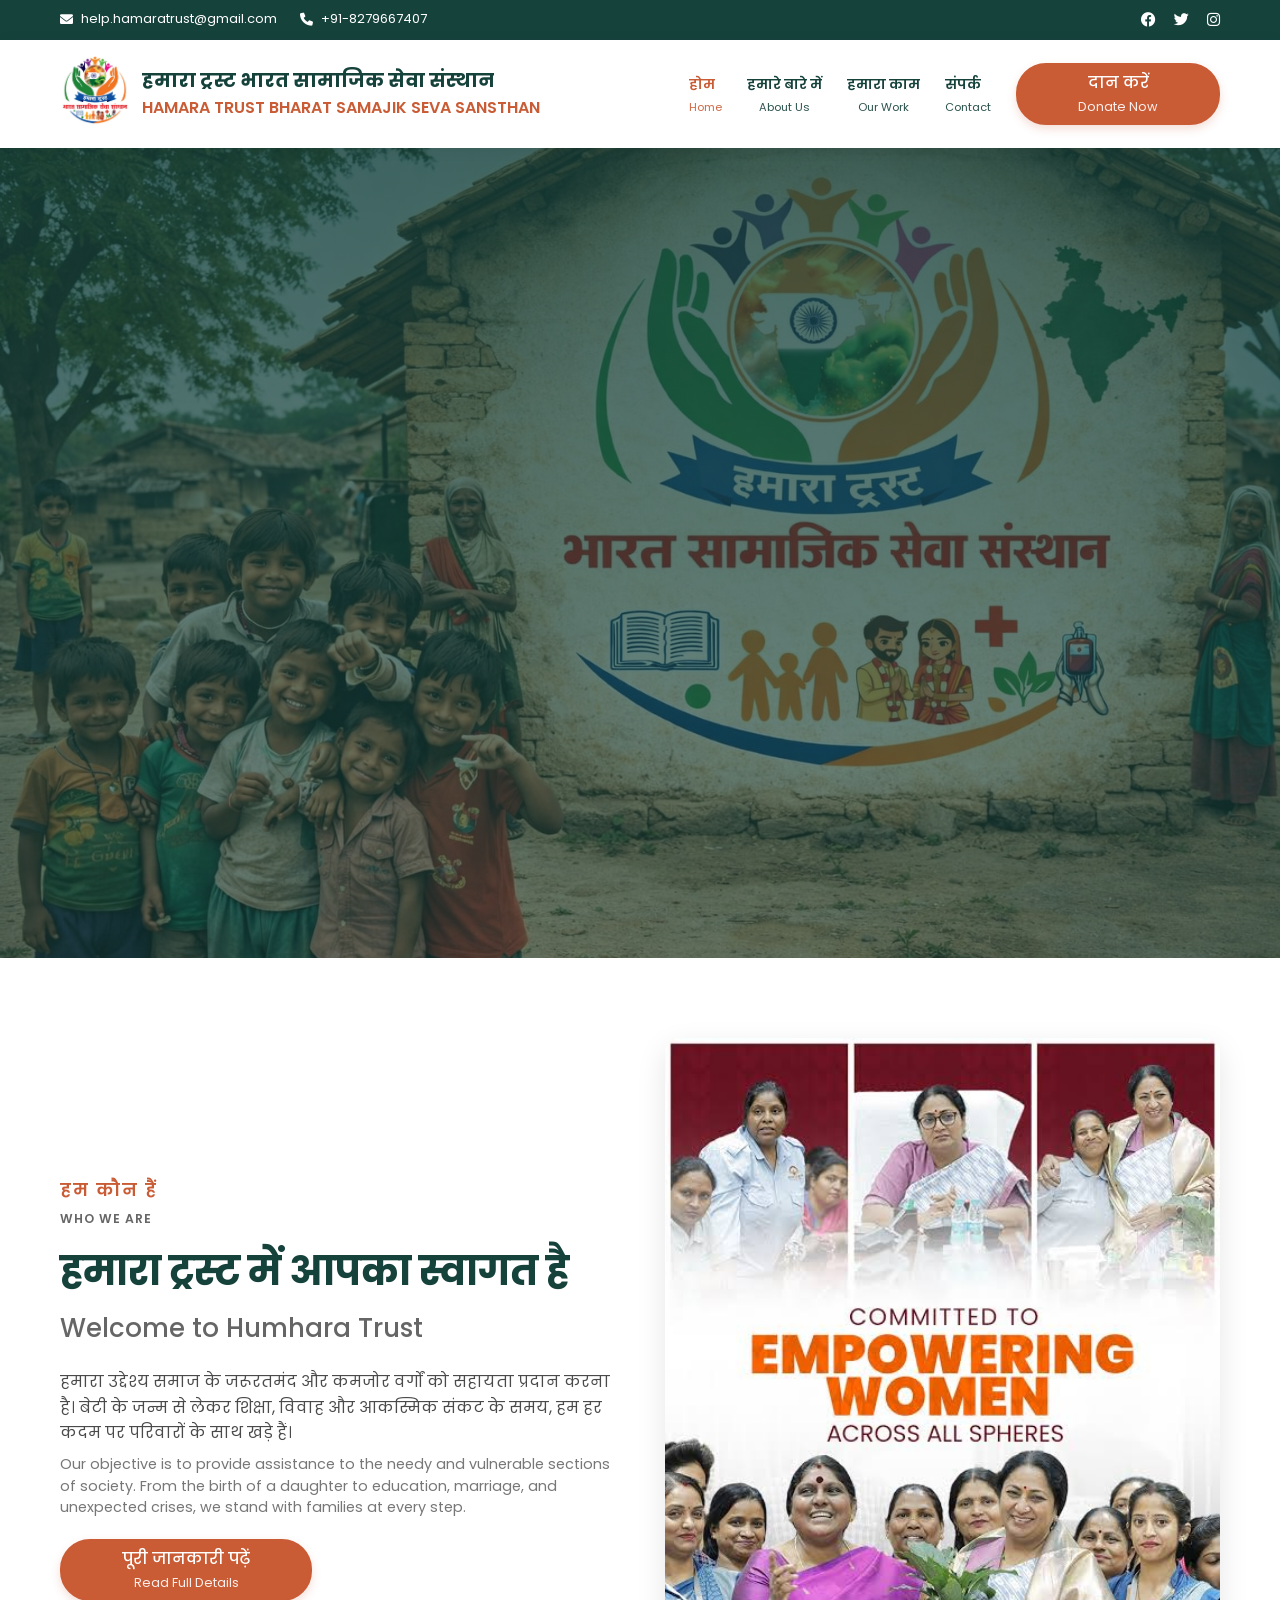
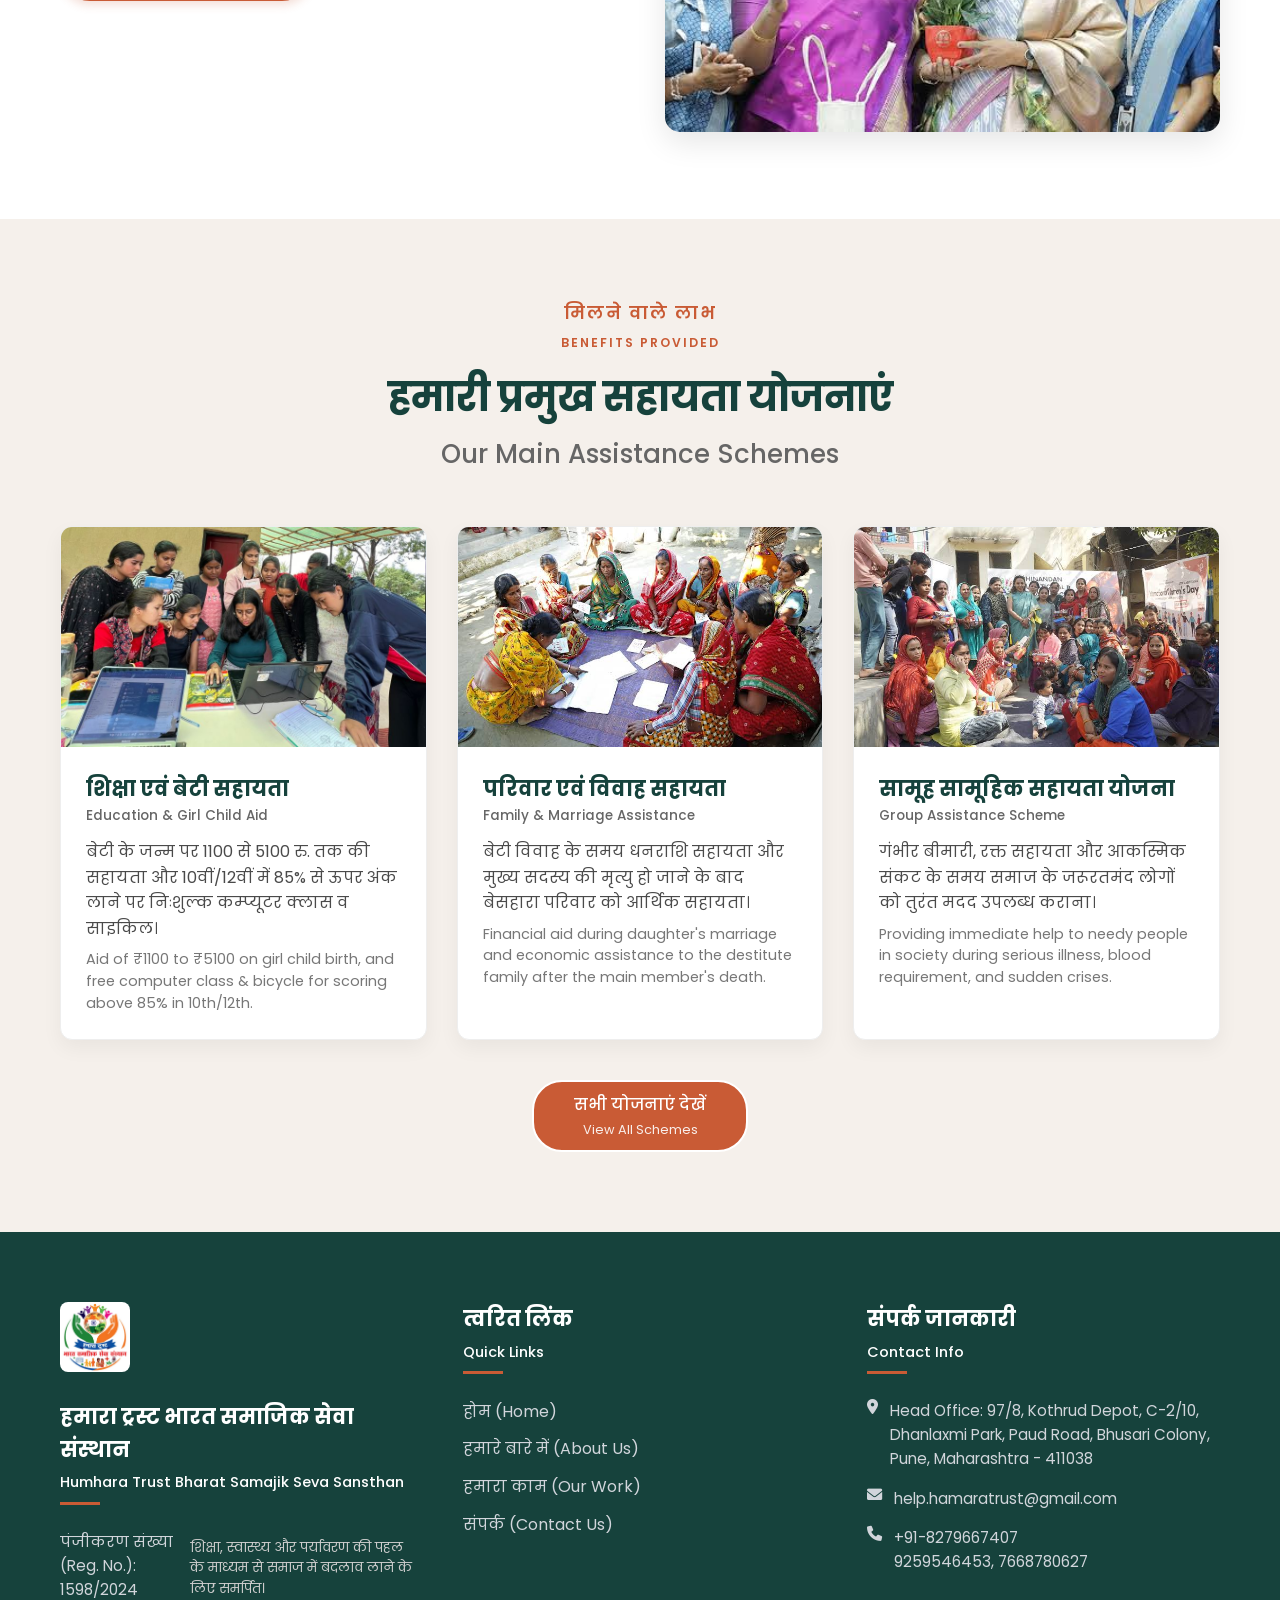
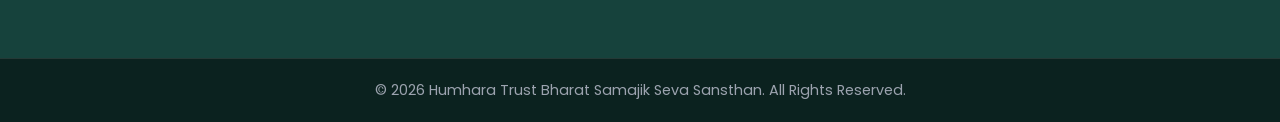
<file: index.html>
<!DOCTYPE html>
<html lang="en">
<head>
    <meta charset="UTF-8">
    <meta name="viewport" content="width=device-width, initial-scale=1.0">
    <title>Hamara Trust Bharat Samajik Seva Sansthan | Home</title>
    <link rel="icon" type="image/jpeg" href="Image/logo.jpg">
    <link rel="stylesheet" href="style.css">
    <link rel="stylesheet" href="https://cdnjs.cloudflare.com/ajax/libs/font-awesome/6.0.0/css/all.min.css">
    <link href="https://fonts.googleapis.com/css2?family=Poppins:wght@300;400;600;700&display=swap" rel="stylesheet">
</head>
<body>

    <div class="top-bar">
        <div class="container top-bar-content">
            <div class="contact-info">
                <span><i class="fas fa-envelope"></i> help.hamaratrust@gmail.com</span>
                <span><i class="fas fa-phone"></i> +91-8279667407</span>
            </div>
            <div class="social-links">
                <a href="#"><i class="fab fa-facebook"></i></a>
                <a href="#"><i class="fab fa-twitter"></i></a>
                <a href="#"><i class="fab fa-instagram"></i></a>
            </div>
        </div>
    </div>

    <nav id="navbar">
        <div class="container nav-content">
            
            <div class="nav-header">
                <div class="logo">
                    <a href="index.html"><img src="Image/logo.jpg" alt="BSSS Logo" class="logo-img"></a>
                    <div style="display: flex; flex-direction: column; line-height: 1.2;">
                        <h2 style="font-size: 1.2rem;">हमारा ट्रस्ट भारत सामाजिक सेवा संस्थान</h2>
                        <h2><span style="font-size: 1rem;">HAMARA TRUST BHARAT SAMAJIK SEVA SANSTHAN</span></h2>
                    </div>
                </div>
                <div class="mobile-menu-btn" id="mobile-menu-btn">
                    <i class="fas fa-bars"></i>
                </div>
            </div>

            <div class="nav-menu-wrapper" id="nav-menu-wrapper">
                <ul class="nav-links">
                    <li><a href="index.html" class="active">होम <br><span class="eng-btn">Home</span></a></li>
                    <li><a href="about.html">हमारे बारे में <br><span class="eng-btn">About Us</span></a></li>
                    <li><a href="our-work.html">हमारा काम <br><span class="eng-btn">Our Work</span></a></li>
                    <li><a href="contact.html">संपर्क <br><span class="eng-btn">Contact</span></a></li>
                </ul>
                <a href="contact.html" class="btn-donate text-center">दान करें <br><span class="eng-btn">Donate Now</span></a>
            </div>

        </div>
    </nav>

    <header class="main-header">
        <div class="overlay"></div> <div class="container header-content">
           
            
        </div>
    </header>

    <section class="about-snippet section-padding">
        <div class="container about-grid">
            <div class="about-text">
                <h4 class="section-subtitle">हम कौन हैं <br><span style="font-size: 0.7em; letter-spacing: 1px; color: #666; display: block; margin-top: 5px;">WHO WE ARE</span></h4>
                
                <h2 class="section-title">हमारा ट्रस्ट में आपका स्वागत है <br>
                    <span class="eng-title">Welcome to Humhara Trust</span>
                </h2>
                
                <p>हमारा उद्देश्य समाज के जरूरतमंद और कमजोर वर्गों को सहायता प्रदान करना है। बेटी के जन्म से लेकर शिक्षा, विवाह और आकस्मिक संकट के समय, हम हर कदम पर परिवारों के साथ खड़े हैं।<br>
                    <span class="eng-para">Our objective is to provide assistance to the needy and vulnerable sections of society. From the birth of a daughter to education, marriage, and unexpected crises, we stand with families at every step.</span>
                </p>
                
                <a href="about.html" class="btn-primary" style="margin-top: 20px;">पूरी जानकारी पढ़ें <br><span class="eng-btn">Read Full Details</span></a>
            </div>
            <div class="about-image">
                <img src="Image/1 (4).jpeg" alt="Women Empowerment India" style="border-radius: 15px; width: 100%; box-shadow: 0 10px 30px rgba(0,0,0,0.1);">
            </div>
        </div>
    </section>

    <section class="causes section-padding bg-light">
        <div class="container">
            <div class="section-header text-center" style="margin-bottom: 50px;">
                <h4 class="section-subtitle">मिलने वाले लाभ <br><span style="font-size: 0.7em;">BENEFITS PROVIDED</span></h4>
                <h2 class="section-title">हमारी प्रमुख सहायता योजनाएं <br><span class="eng-title">Our Main Assistance Schemes</span></h2>
            </div>
            <div class="cards-grid">
                
                <div class="card">
                    <img src="Image/1 (1).jpeg" alt="Education Aid">
                    <div class="card-content">
                        <h3>शिक्षा एवं बेटी सहायता <br><span class="eng-title" style="margin-top: 0;">Education & Girl Child Aid</span></h3>
                        <p>बेटी के जन्म पर 1100 से 5100 रु. तक की सहायता और 10वीं/12वीं में 85% से ऊपर अंक लाने पर निःशुल्क कम्प्यूटर क्लास व साइकिल।<br>
                        <span class="eng-para">Aid of ₹1100 to ₹5100 on girl child birth, and free computer class & bicycle for scoring above 85% in 10th/12th.</span></p>
                    </div>
                </div>

                <div class="card">
                    <img src="Image/1 (2).jpeg" alt="Family Assistance">
                    <div class="card-content">
                        <h3>परिवार एवं विवाह सहायता <br><span class="eng-title" style="margin-top: 0;">Family & Marriage Assistance</span></h3>
                        <p>बेटी विवाह के समय धनराशि सहायता और मुख्य सदस्य की मृत्यु हो जाने के बाद बेसहारा परिवार को आर्थिक सहायता।<br>
                        <span class="eng-para">Financial aid during daughter's marriage and economic assistance to the destitute family after the main member's death.</span></p>
                    </div>
                </div>

                <div class="card">
                    <img src="Image/1 (3).jpeg" alt="Community Assistance">
                    <div class="card-content">
                        <h3>सामूह सामूहिक सहायता योजना <br><span class="eng-title" style="margin-top: 0;">Group Assistance Scheme</span></h3>
                        <p>गंभीर बीमारी, रक्त सहायता और आकस्मिक संकट के समय समाज के जरूरतमंद लोगों को तुरंत मदद उपलब्ध कराना।<br>
                        <span class="eng-para">Providing immediate help to needy people in society during serious illness, blood requirement, and sudden crises.</span></p>
                    </div>
                </div>

            </div>
            
            <div class="text-center" style="margin-top: 40px;">
                <a href="our-work.html" class="btn-outline">सभी योजनाएं देखें <br><span class="eng-btn">View All Schemes</span></a>
            </div>
        </div>
    </section>

    <footer>
        <div class="container footer-grid">
            <div class="footer-col">
                <img src="Image/site_logo.jpg" alt="Footer Logo" style="width: 70px; height: 70px; border-radius: 8px; margin-bottom: 20px; object-fit: contain;">
                <h3>हमारा ट्रस्ट भारत समाजिक सेवा संस्थान <br><span class="eng-title" style="color: white; font-size: 0.7em;">Humhara Trust Bharat Samajik Seva Sansthan</span></h3>
                <p>पंजीकरण संख्या (Reg. No.): 1598/2024<br>
                <span class="eng-para" style="color: #ccc;">शिक्षा, स्वास्थ्य और पर्यावरण की पहल के माध्यम से समाज में बदलाव लाने के लिए समर्पित।</span></p>
            </div>
            <div class="footer-col">
                <h3>त्वरित लिंक <br><span class="eng-title" style="color: white; font-size: 0.7em;">Quick Links</span></h3>
                <ul>
                    <li><a href="index.html">होम (Home)</a></li>
                    <li><a href="about.html">हमारे बारे में (About Us)</a></li>
                    <li><a href="our-work.html">हमारा काम (Our Work)</a></li>
                    
                    <li><a href="contact.html">संपर्क (Contact Us)</a></li>
                </ul>
            </div>
            <div class="footer-col">
                <h3>संपर्क जानकारी <br><span class="eng-title" style="color: white; font-size: 0.7em;">Contact Info</span></h3>
                <p><i class="fas fa-map-marker-alt"></i> Head Office: 97/8, Kothrud Depot, C-2/10, Dhanlaxmi Park, Paud Road, Bhusari Colony, Pune, Maharashtra - 411038</p>
                <p><i class="fas fa-envelope"></i> help.hamaratrust@gmail.com</p>
                <p><i class="fas fa-phone"></i> +91-8279667407 <br> 9259546453, 7668780627</p>
            </div>
        </div>
        <div class="footer-bottom text-center">
            <p>&copy; 2026 Humhara Trust Bharat Samajik Seva Sansthan. All Rights Reserved.</p>
        </div>
    </footer>

    <script src="script.js"></script>
</body>
</html>
</file>
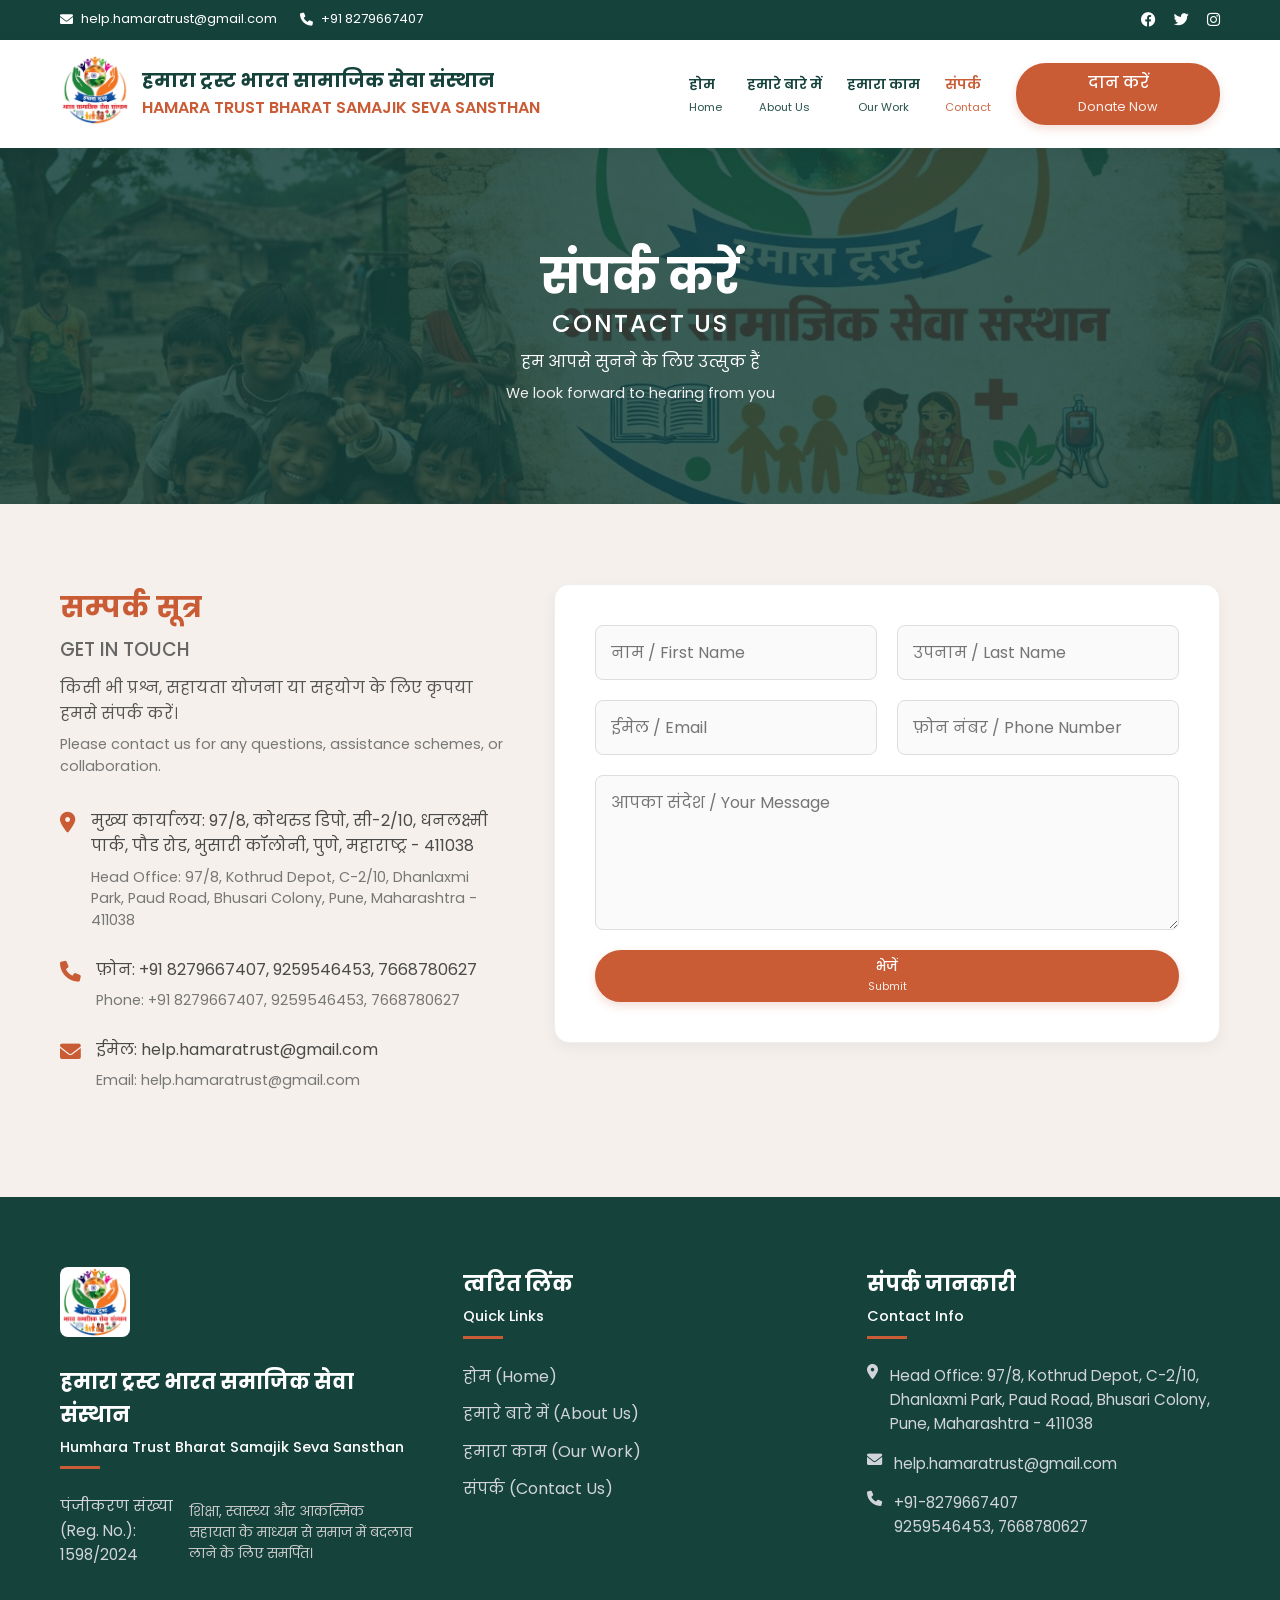
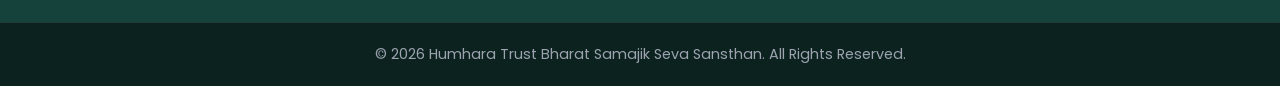
<file: contact.html>
<!DOCTYPE html>
<html lang="en">
<head>
    <meta charset="UTF-8">
    <meta name="viewport" content="width=device-width, initial-scale=1.0">
    <title>Contact Us | Humhara Trust Bharat Samajik Seva Sansthan</title>
    <link rel="icon" type="image/jpeg" href="Image/logo.jpg">
    <link rel="stylesheet" href="style.css">
    <link rel="stylesheet" href="https://cdnjs.cloudflare.com/ajax/libs/font-awesome/6.0.0/css/all.min.css">
    <link href="https://fonts.googleapis.com/css2?family=Poppins:wght@300;400;600;700&display=swap" rel="stylesheet">
</head>
<body>

    <div class="top-bar">
        <div class="container top-bar-content">
            <div class="contact-info">
                <span><i class="fas fa-envelope"></i> help.hamaratrust@gmail.com</span>
                <span><i class="fas fa-phone"></i> +91 8279667407</span>
            </div>
            <div class="social-links">
                <a href="#"><i class="fab fa-facebook"></i></a>
                <a href="#"><i class="fab fa-twitter"></i></a>
                <a href="#"><i class="fab fa-instagram"></i></a>
            </div>
        </div>
    </div>

    <nav id="navbar">
        <div class="container nav-content">
            
            <div class="nav-header">
                <div class="logo">
                    <a href="index.html"><img src="Image/logo.jpg" alt="BSSS Logo" class="logo-img"></a>
                    <div style="display: flex; flex-direction: column; line-height: 1.2;">
                        <h2 style="font-size: 1.2rem;">हमारा ट्रस्ट भारत सामाजिक सेवा संस्थान</h2>
                        <h2><span style="font-size: 1rem;">HAMARA TRUST BHARAT SAMAJIK SEVA SANSTHAN</span></h2>
                    </div>
                </div>
                <div class="mobile-menu-btn" id="mobile-menu-btn">
                    <i class="fas fa-bars"></i>
                </div>
            </div>

            <div class="nav-menu-wrapper" id="nav-menu-wrapper">
                <ul class="nav-links">
                    <li><a href="index.html">होम <br><span class="eng-btn">Home</span></a></li>
                    <li><a href="about.html">हमारे बारे में <br><span class="eng-btn">About Us</span></a></li>
                    <li><a href="our-work.html">हमारा काम <br><span class="eng-btn">Our Work</span></a></li>
                    <li><a href="contact.html" class="active">संपर्क <br><span class="eng-btn">Contact</span></a></li>
                </ul>
                <a href="contact.html" class="btn-donate text-center">दान करें <br><span class="eng-btn">Donate Now</span></a>
            </div>

        </div>
    </nav>

    <section class="page-banner">
        <div class="container">
            <h1 style="font-size: 3rem; margin-bottom: 10px;">संपर्क करें <br><span class="eng-title" style="color: white; font-size: 0.5em; letter-spacing: 2px;">CONTACT US</span></h1>
            <p>हम आपसे सुनने के लिए उत्सुक हैं <br><span class="eng-para" style="color: #eee;">We look forward to hearing from you</span></p>
        </div>
    </section>

    <section class="section-padding bg-cream">
        <div class="container contact-grid">
            
            <div class="contact-info-col">
                <h3 style="font-size: 1.8rem; margin-bottom: 10px; color: var(--primary);">सम्पर्क सूत्र <br><span class="eng-title">GET IN TOUCH</span></h3>
                <p style="margin-bottom: 30px; color: #555;">किसी भी प्रश्न, सहायता योजना या सहयोग के लिए कृपया हमसे संपर्क करें। <br><span class="eng-para">Please contact us for any questions, assistance schemes, or collaboration.</span></p>
                
                <ul class="contact-list">
                    <li>
                        <i class="fas fa-map-marker-alt" style="color: var(--primary);"></i> 
                        <div>मुख्य कार्यालय: 97/8, कोथरुड डिपो, सी-2/10, धनलक्ष्मी पार्क, पौड रोड, भुसारी कॉलोनी, पुणे, महाराष्ट्र - 411038 <span class="eng-para" style="display: block; color: #777;">Head Office: 97/8, Kothrud Depot, C-2/10, Dhanlaxmi Park, Paud Road, Bhusari Colony, Pune, Maharashtra - 411038</span></div>
                    </li>
                    <li>
                        <i class="fas fa-phone" style="color: var(--primary);"></i> 
                        <div>फ़ोन: +91 8279667407, 9259546453, 7668780627 <span class="eng-para" style="display: block; color: #777;">Phone: +91 8279667407, 9259546453, 7668780627</span></div>
                    </li>
                    <li>
                        <i class="fas fa-envelope" style="color: var(--primary);"></i> 
                        <div>ईमेल: help.hamaratrust@gmail.com <span class="eng-para" style="display: block; color: #777;">Email: help.hamaratrust@gmail.com</span></div>
                    </li>
                </ul>
            </div>

            <div class="contact-form-col">
                <form class="contact-form">
                    <div class="form-row">
                        <input type="text" placeholder="नाम / First Name" required>
                        <input type="text" placeholder="उपनाम / Last Name">
                    </div>
                    <div class="form-row">
                        <input type="email" placeholder="ईमेल / Email" required>
                        <input type="tel" placeholder="फ़ोन नंबर / Phone Number">
                    </div>
                    <textarea placeholder="आपका संदेश / Your Message" rows="5" required></textarea>
                    <button type="submit">भेजें <br><span class="eng-btn">Submit</span></button>
                </form>
            </div>

        </div>
    </section>

   

    <footer>
        <div class="container footer-grid">
            <div class="footer-col">
                <img src="Image/site_logo.jpg" alt="Footer Logo" style="width: 70px; height: 70px; border-radius: 8px; margin-bottom: 20px; object-fit: contain;">
                <h3>हमारा ट्रस्ट भारत समाजिक सेवा संस्थान <br><span class="eng-title" style="color: white; font-size: 0.7em;">Humhara Trust Bharat Samajik Seva Sansthan</span></h3>
                <p>पंजीकरण संख्या (Reg. No.): 1598/2024<br>
                <span class="eng-para" style="color: #ccc;">शिक्षा, स्वास्थ्य और आकस्मिक सहायता के माध्यम से समाज में बदलाव लाने के लिए समर्पित।</span></p>
            </div>
            <div class="footer-col">
                <h3>त्वरित लिंक <br><span class="eng-title" style="color: white; font-size: 0.7em;">Quick Links</span></h3>
                <ul>
                    <li><a href="index.html">होम (Home)</a></li>
                    <li><a href="about.html">हमारे बारे में (About Us)</a></li>
                    <li><a href="our-work.html">हमारा काम (Our Work)</a></li>
                    
                    <li><a href="contact.html">संपर्क (Contact Us)</a></li>
                </ul>
            </div>
            <div class="footer-col">
                <h3>संपर्क जानकारी <br><span class="eng-title" style="color: white; font-size: 0.7em;">Contact Info</span></h3>
                <p><i class="fas fa-map-marker-alt"></i> Head Office: 97/8, Kothrud Depot, C-2/10, Dhanlaxmi Park, Paud Road, Bhusari Colony, Pune, Maharashtra - 411038</p>
                <p><i class="fas fa-envelope"></i> help.hamaratrust@gmail.com</p>
                <p><i class="fas fa-phone"></i> +91-8279667407 <br> 9259546453, 7668780627</p>
            </div>
        </div>
        <div class="footer-bottom text-center">
            <p>&copy; 2026 Humhara Trust Bharat Samajik Seva Sansthan. All Rights Reserved.</p>
        </div>
    </footer>

    <script src="script.js"></script>
</body>
</html>
</file>
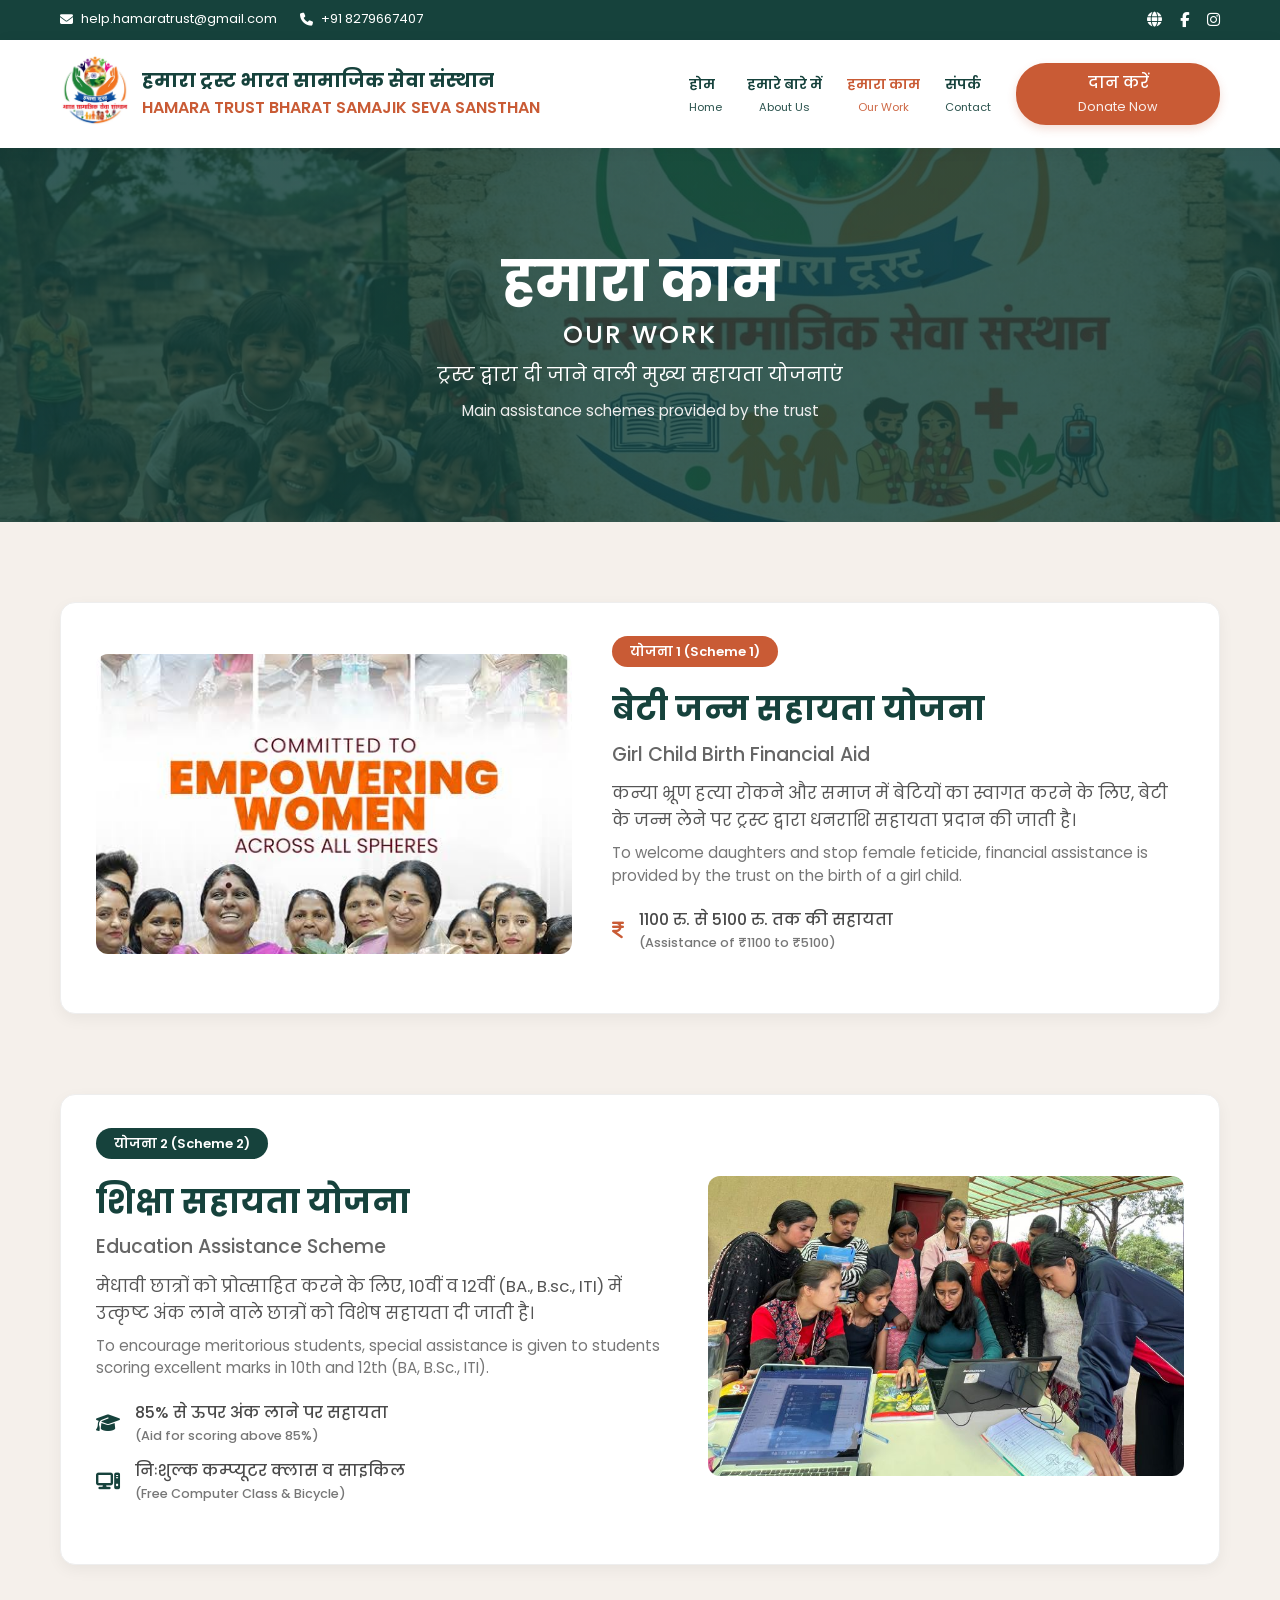
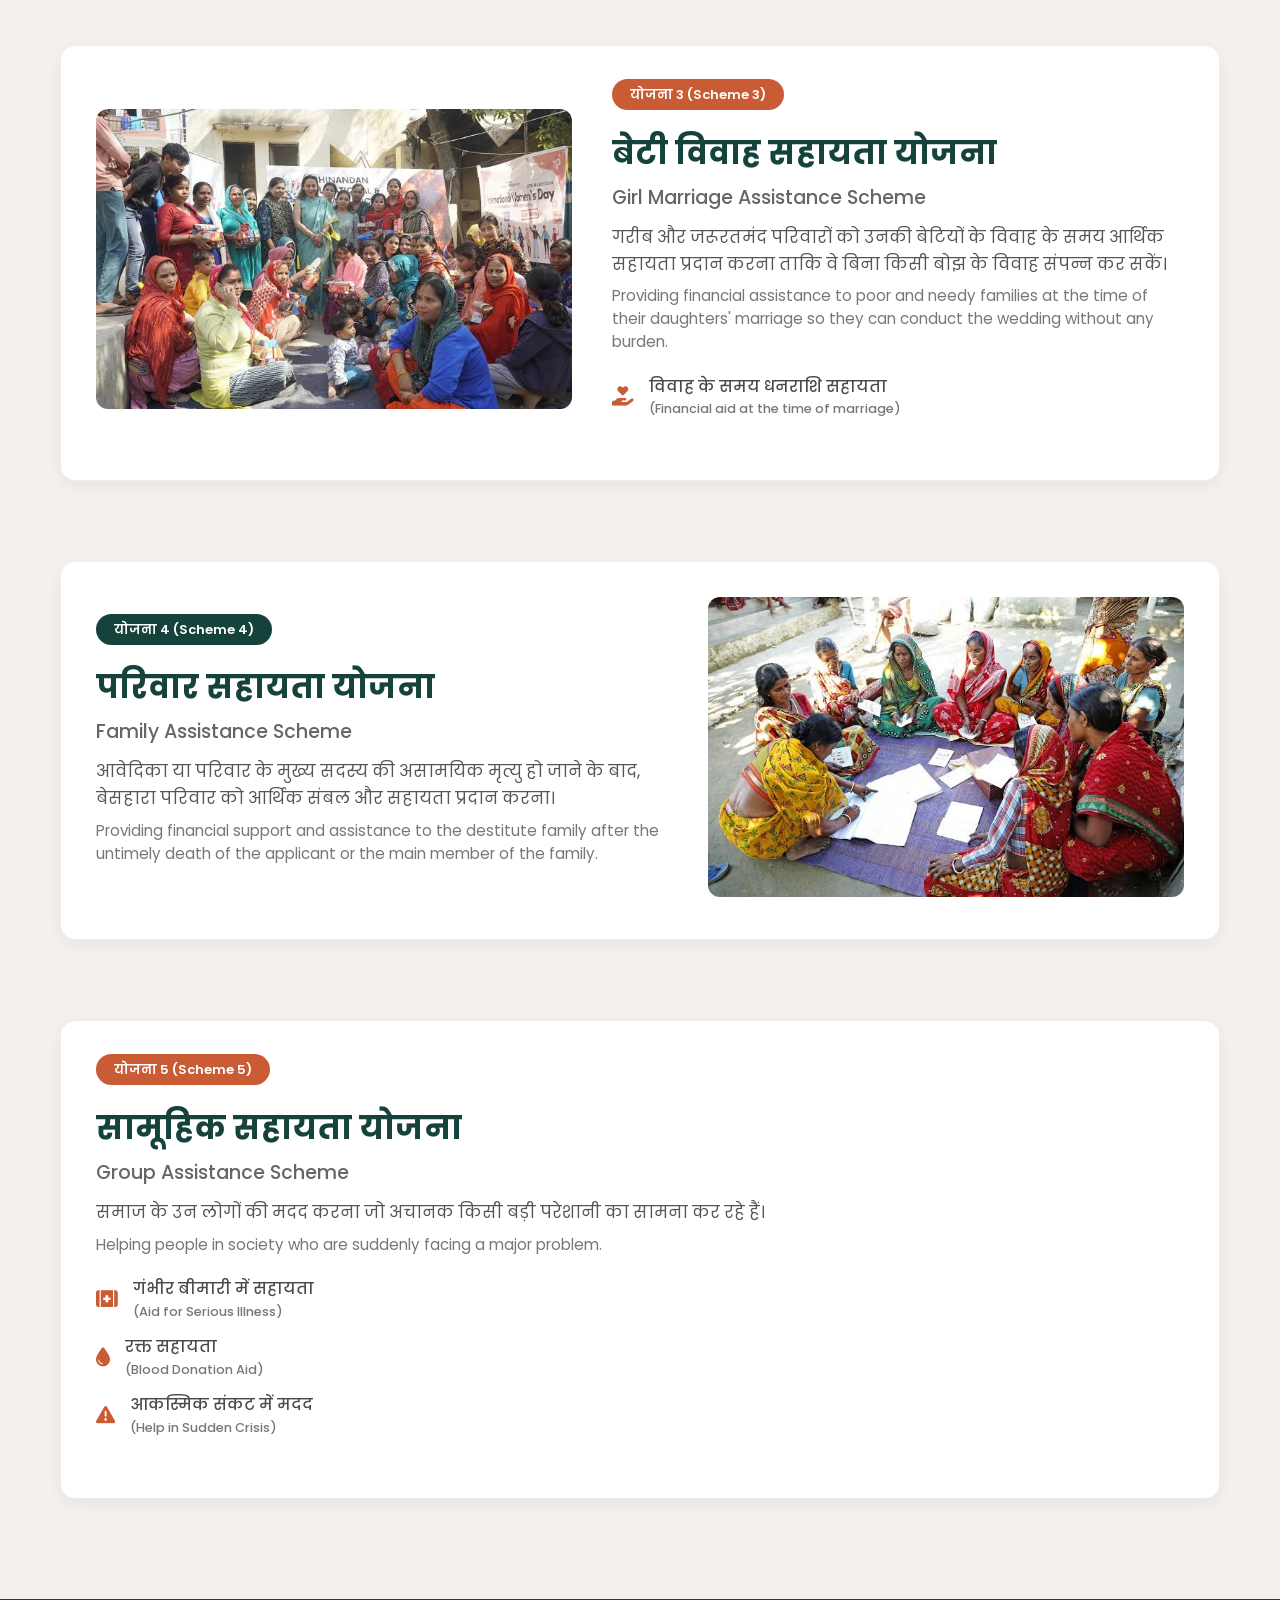
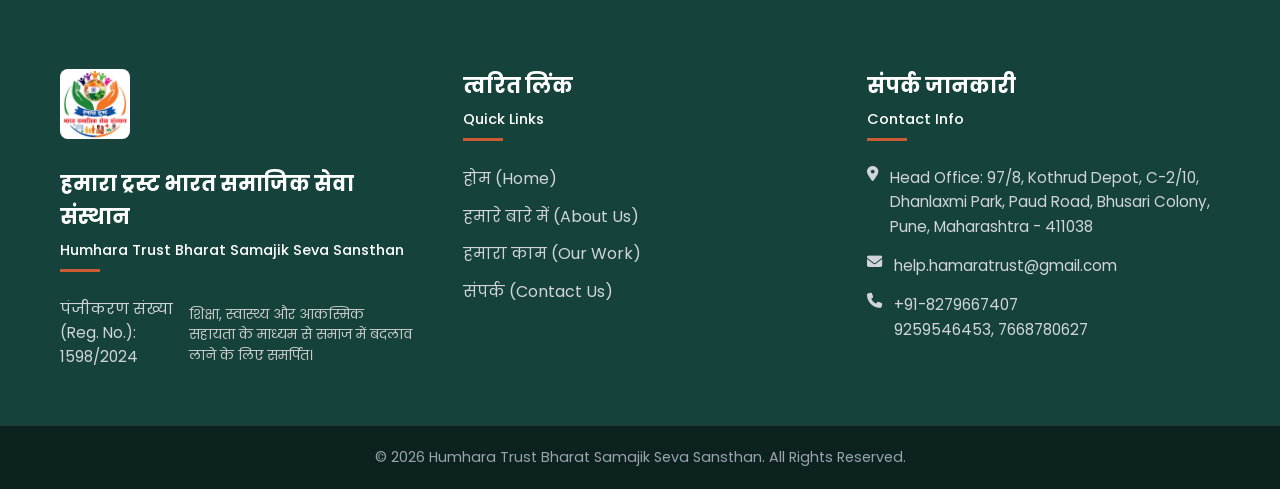
<file: our-work.html>
<!DOCTYPE html>
<html lang="en">
<head>
    <meta charset="UTF-8">
    <meta name="viewport" content="width=device-width, initial-scale=1.0">
    <title>Our Work | Humhara Trust Bharat Samajik Seva Sansthan</title>
    <link rel="icon" type="image/jpeg" href="Image/logo.jpg">
    <link rel="stylesheet" href="style.css">
    <link rel="stylesheet" href="https://cdnjs.cloudflare.com/ajax/libs/font-awesome/6.4.0/css/all.min.css">
    <link href="https://fonts.googleapis.com/css2?family=Poppins:wght@300;400;500;600;700&display=swap" rel="stylesheet">
</head>
<body>

    <div class="top-bar">
        <div class="container top-bar-content">
            <div class="contact-info">
                <span><i class="fa-solid fa-envelope"></i> help.hamaratrust@gmail.com</span>
                <span><i class="fa-solid fa-phone"></i> +91 8279667407</span>
            </div>
            <div class="social-links">
                <a href="#"><i class="fa-solid fa-globe"></i></a>
                <a href="#"><i class="fa-brands fa-facebook-f"></i></a>
                <a href="#"><i class="fa-brands fa-instagram"></i></a>
            </div>
        </div>
    </div>

    <nav id="navbar">
        <div class="container nav-content">
            
            <div class="nav-header">
                <div class="logo">
                    <a href="index.html"><img src="Image/logo.jpg" alt="BSSS Logo" class="logo-img"></a>
                    <div style="display: flex; flex-direction: column; line-height: 1.2;">
                        <h2 style="font-size: 1.2rem;">हमारा ट्रस्ट भारत सामाजिक सेवा संस्थान</h2>
                        <h2><span style="font-size: 1rem;">HAMARA TRUST BHARAT SAMAJIK SEVA SANSTHAN</span></h2>
                    </div>
                </div>
                <div class="mobile-menu-btn" id="mobile-menu-btn">
                    <i class="fas fa-bars"></i>
                </div>
            </div>

            <div class="nav-menu-wrapper" id="nav-menu-wrapper">
                <ul class="nav-links">
                    <li><a href="index.html">होम <br><span class="eng-btn">Home</span></a></li>
                    <li><a href="about.html">हमारे बारे में <br><span class="eng-btn">About Us</span></a></li>
                    <li><a href="our-work.html" class="active">हमारा काम <br><span class="eng-btn">Our Work</span></a></li>
                    <li><a href="contact.html">संपर्क <br><span class="eng-btn">Contact</span></a></li>
                </ul>
                <a href="contact.html" class="btn-donate text-center">दान करें <br><span class="eng-btn">Donate Now</span></a>
            </div>

        </div>
    </nav>

    <section class="page-banner">
        <div class="container">
            <h1 style="font-size: 3.5rem; margin-bottom: 10px;">हमारा काम <br><span class="eng-title" style="color: white; font-size: 0.45em; letter-spacing: 2px;">OUR WORK</span></h1>
            <p style="font-size: 1.2rem;">ट्रस्ट द्वारा दी जाने वाली मुख्य सहायता योजनाएं <br><span class="eng-para" style="color: #eee; font-size: 0.8em;">Main assistance schemes provided by the trust</span></p>
        </div>
    </section>

    <section class="section-padding bg-cream">
        <div class="container">
            
            <div style="display: flex; gap: 40px; margin-bottom: 80px; align-items: center; flex-wrap: wrap; background: white; padding: 35px; border-radius: 15px; box-shadow: 0 5px 15px rgba(0,0,0,0.05); border: 1px solid #eee;">
                <div style="flex: 1; min-width: 300px;">
                    <img src="Image/1 (4).jpeg" alt="Girl Child Aid" style="width: 100%; border-radius: 12px; object-fit: cover; height: 300px;">
                </div>
                <div style="flex: 1.2; min-width: 300px;">
                    <span style="background: var(--primary); color: white; padding: 6px 18px; border-radius: 20px; font-size: 13px; font-weight: 600;">योजना 1 (Scheme 1)</span>
                    <h2 style="margin: 20px 0 10px; font-size: 2rem; color: var(--secondary);">बेटी जन्म सहायता योजना <br><span class="eng-title" style="font-size: 0.6em;">Girl Child Birth Financial Aid</span></h2>
                    <p style="margin-bottom: 20px; color: #555; font-size: 1.05rem;">कन्या भ्रूण हत्या रोकने और समाज में बेटियों का स्वागत करने के लिए, बेटी के जन्म लेने पर ट्रस्ट द्वारा धनराशि सहायता प्रदान की जाती है।<br>
                    <span class="eng-para">To welcome daughters and stop female feticide, financial assistance is provided by the trust on the birth of a girl child.</span></p>
                    <ul style="list-style: none; padding: 0; margin-bottom: 25px; font-weight: 500;">
                        <li style="display: flex; align-items: center;"><i class="fa-solid fa-indian-rupee-sign" style="color: var(--primary); font-size: 1.2rem; margin-right: 15px;"></i> <div>1100 रु. से 5100 रु. तक की सहायता <span style="display:block; font-size: 0.8em; color: #777;">(Assistance of ₹1100 to ₹5100)</span></div></li>
                    </ul>
                </div>
            </div>

            <div style="display: flex; gap: 40px; margin-bottom: 80px; align-items: center; flex-wrap: wrap-reverse; background: white; padding: 35px; border-radius: 15px; box-shadow: 0 5px 15px rgba(0,0,0,0.05); border: 1px solid #eee;">
                <div style="flex: 1.2; min-width: 300px;">
                    <span style="background: var(--secondary); color: white; padding: 6px 18px; border-radius: 20px; font-size: 13px; font-weight: 600;">योजना 2 (Scheme 2)</span>
                    <h2 style="margin: 20px 0 10px; font-size: 2rem; color: var(--secondary);">शिक्षा सहायता योजना <br><span class="eng-title" style="font-size: 0.6em;">Education Assistance Scheme</span></h2>
                    <p style="margin-bottom: 20px; color: #555; font-size: 1.05rem;">मेधावी छात्रों को प्रोत्साहित करने के लिए, 10वीं व 12वीं (BA., B.sc., ITI) में उत्कृष्ट अंक लाने वाले छात्रों को विशेष सहायता दी जाती है।<br>
                    <span class="eng-para">To encourage meritorious students, special assistance is given to students scoring excellent marks in 10th and 12th (BA, B.Sc., ITI).</span></p>
                    <ul style="list-style: none; padding: 0; margin-bottom: 25px; font-weight: 500;">
                        <li style="margin-bottom: 12px; display: flex; align-items: center;"><i class="fa-solid fa-graduation-cap" style="color: var(--secondary); font-size: 1.2rem; margin-right: 15px;"></i> <div>85% से ऊपर अंक लाने पर सहायता <span style="display:block; font-size: 0.8em; color: #777;">(Aid for scoring above 85%)</span></div></li>
                        <li style="display: flex; align-items: center;"><i class="fa-solid fa-computer" style="color: var(--secondary); font-size: 1.2rem; margin-right: 15px;"></i> <div>निःशुल्क कम्प्यूटर क्लास व साइकिल <span style="display:block; font-size: 0.8em; color: #777;">(Free Computer Class & Bicycle)</span></div></li>
                    </ul>
                </div>
                <div style="flex: 1; min-width: 300px;">
                    <img src="Image/1 (1).jpeg" alt="Education" style="width: 100%; border-radius: 12px; object-fit: cover; height: 300px;">
                </div>
            </div>

            <div style="display: flex; gap: 40px; margin-bottom: 80px; align-items: center; flex-wrap: wrap; background: white; padding: 35px; border-radius: 15px; box-shadow: 0 5px 15px rgba(0,0,0,0.05); border: 1px solid #eee;">
                <div style="flex: 1; min-width: 300px;">
                    <img src="Image/1 (3).jpeg" alt="Marriage Assistance" style="width: 100%; border-radius: 12px; object-fit: cover; height: 300px;">
                </div>
                <div style="flex: 1.2; min-width: 300px;">
                    <span style="background: var(--primary); color: white; padding: 6px 18px; border-radius: 20px; font-size: 13px; font-weight: 600;">योजना 3 (Scheme 3)</span>
                    <h2 style="margin: 20px 0 10px; font-size: 2rem; color: var(--secondary);">बेटी विवाह सहायता योजना <br><span class="eng-title" style="font-size: 0.6em;">Girl Marriage Assistance Scheme</span></h2>
                    <p style="margin-bottom: 20px; color: #555; font-size: 1.05rem;">गरीब और जरूरतमंद परिवारों को उनकी बेटियों के विवाह के समय आर्थिक सहायता प्रदान करना ताकि वे बिना किसी बोझ के विवाह संपन्न कर सकें।<br>
                    <span class="eng-para">Providing financial assistance to poor and needy families at the time of their daughters' marriage so they can conduct the wedding without any burden.</span></p>
                    <ul style="list-style: none; padding: 0; margin-bottom: 25px; font-weight: 500;">
                        <li style="display: flex; align-items: center;"><i class="fa-solid fa-hand-holding-heart" style="color: var(--primary); font-size: 1.2rem; margin-right: 15px;"></i> <div>विवाह के समय धनराशि सहायता <span style="display:block; font-size: 0.8em; color: #777;">(Financial aid at the time of marriage)</span></div></li>
                    </ul>
                </div>
            </div>

            <div style="display: flex; gap: 40px; margin-bottom: 80px; align-items: center; flex-wrap: wrap-reverse; background: white; padding: 35px; border-radius: 15px; box-shadow: 0 5px 15px rgba(0,0,0,0.05); border: 1px solid #eee;">
                <div style="flex: 1.2; min-width: 300px;">
                    <span style="background: var(--secondary); color: white; padding: 6px 18px; border-radius: 20px; font-size: 13px; font-weight: 600;">योजना 4 (Scheme 4)</span>
                    <h2 style="margin: 20px 0 10px; font-size: 2rem; color: var(--secondary);">परिवार सहायता योजना <br><span class="eng-title" style="font-size: 0.6em;">Family Assistance Scheme</span></h2>
                    <p style="margin-bottom: 20px; color: #555; font-size: 1.05rem;">आवेदिका या परिवार के मुख्य सदस्य की असामयिक मृत्यु हो जाने के बाद, बेसहारा परिवार को आर्थिक संबल और सहायता प्रदान करना।<br>
                    <span class="eng-para">Providing financial support and assistance to the destitute family after the untimely death of the applicant or the main member of the family.</span></p>
                </div>
                <div style="flex: 1; min-width: 300px;">
                    <img src="Image/1 (2).jpeg" alt="Family Aid" style="width: 100%; border-radius: 12px; object-fit: cover; height: 300px;">
                </div>
            </div>

            <div style="display: flex; gap: 40px; margin-bottom: 20px; align-items: center; flex-wrap: wrap; background: white; padding: 35px; border-radius: 15px; box-shadow: 0 5px 15px rgba(0,0,0,0.05); border: 1px solid #eee;">
                <div style="flex: 1.2; min-width: 300px;">
                    <span style="background: var(--primary); color: white; padding: 6px 18px; border-radius: 20px; font-size: 13px; font-weight: 600;">योजना 5 (Scheme 5)</span>
                    <h2 style="margin: 20px 0 10px; font-size: 2rem; color: var(--secondary);">सामूहिक सहायता योजना <br><span class="eng-title" style="font-size: 0.6em;">Group Assistance Scheme</span></h2>
                    <p style="margin-bottom: 20px; color: #555; font-size: 1.05rem;">समाज के उन लोगों की मदद करना जो अचानक किसी बड़ी परेशानी का सामना कर रहे हैं।<br>
                    <span class="eng-para">Helping people in society who are suddenly facing a major problem.</span></p>
                    <ul style="list-style: none; padding: 0; margin-bottom: 25px; font-weight: 500;">
                        <li style="margin-bottom: 12px; display: flex; align-items: center;"><i class="fa-solid fa-kit-medical" style="color: var(--primary); font-size: 1.2rem; margin-right: 15px;"></i> <div>गंभीर बीमारी में सहायता <span style="display:block; font-size: 0.8em; color: #777;">(Aid for Serious Illness)</span></div></li>
                        <li style="margin-bottom: 12px; display: flex; align-items: center;"><i class="fa-solid fa-droplet" style="color: var(--primary); font-size: 1.2rem; margin-right: 15px;"></i> <div>रक्त सहायता <span style="display:block; font-size: 0.8em; color: #777;">(Blood Donation Aid)</span></div></li>
                        <li style="display: flex; align-items: center;"><i class="fa-solid fa-triangle-exclamation" style="color: var(--primary); font-size: 1.2rem; margin-right: 15px;"></i> <div>आकस्मिक संकट में मदद <span style="display:block; font-size: 0.8em; color: #777;">(Help in Sudden Crisis)</span></div></li>
                    </ul>
                </div>
            </div>

        </div>
    </section>

    <footer>
        <div class="container footer-grid">
            <div class="footer-col">
                <img src="Image/site_logo.jpg" alt="Footer Logo" style="width: 70px; height: 70px; border-radius: 8px; margin-bottom: 20px; object-fit: contain;">
                <h3>हमारा ट्रस्ट भारत समाजिक सेवा संस्थान <br><span class="eng-title" style="color: white; font-size: 0.7em;">Humhara Trust Bharat Samajik Seva Sansthan</span></h3>
                <p>पंजीकरण संख्या (Reg. No.): 1598/2024<br>
                <span class="eng-para" style="color: #ccc;">शिक्षा, स्वास्थ्य और आकस्मिक सहायता के माध्यम से समाज में बदलाव लाने के लिए समर्पित।</span></p>
            </div>
            <div class="footer-col">
                <h3>त्वरित लिंक <br><span class="eng-title" style="color: white; font-size: 0.7em;">Quick Links</span></h3>
                <ul>
                    <li><a href="index.html">होम (Home)</a></li>
                    <li><a href="about.html">हमारे बारे में (About Us)</a></li>
                    <li><a href="our-work.html">हमारा काम (Our Work)</a></li>
                    
                    <li><a href="contact.html">संपर्क (Contact Us)</a></li>
                </ul>
            </div>
            <div class="footer-col">
                <h3>संपर्क जानकारी <br><span class="eng-title" style="color: white; font-size: 0.7em;">Contact Info</span></h3>
                <p><i class="fas fa-map-marker-alt"></i> Head Office: 97/8, Kothrud Depot, C-2/10, Dhanlaxmi Park, Paud Road, Bhusari Colony, Pune, Maharashtra - 411038</p>
                <p><i class="fas fa-envelope"></i> help.hamaratrust@gmail.com</p>
                <p><i class="fas fa-phone"></i> +91-8279667407 <br> 9259546453, 7668780627</p>
            </div>
        </div>
        <div class="footer-bottom text-center">
            <p>&copy; 2026 Humhara Trust Bharat Samajik Seva Sansthan. All Rights Reserved.</p>
        </div>
    </footer>

    <script src="script.js"></script>
</body>
</html>
</file>
<file: style.css>
/* ==========================================================================
   1. Base Styles & Variables
   ========================================================================== */
* {
    margin: 0;
    padding: 0;
    box-sizing: border-box;
    font-family: 'Poppins', sans-serif;
}

:root {
    --primary: #c95b35;       /* Logo Rust Orange */
    --secondary: #16423c;     /* Logo Deep Green */
    --text-color: #4a4a4a;    /* Body Text */
    --light-bg: #f5f0eb;      /* Cream Background */
    --white: #ffffff;
}

body {
    color: var(--text-color);
    line-height: 1.6;
    background-color: var(--white);
    overflow-x: hidden; /* Screen ke bahar kuch na jaye */
}

.container {
    max-width: 1200px;
    margin: 0 auto;
    padding: 0 20px;
    width: 100%;
}

.section-padding { padding: 80px 0; }
.text-center { text-align: center; }
.bg-light { background-color: var(--light-bg); }
.bg-cream { background-color: var(--light-bg); }

/* ==========================================================================
   2. Typography & Bilingual Text
   ========================================================================== */
h1, h2, h3, h4 { color: var(--secondary); font-weight: 700; }

.section-subtitle {
    color: var(--primary);
    font-size: 1.1rem;
    text-transform: uppercase;
    letter-spacing: 2px;
    margin-bottom: 10px;
    font-weight: 600;
}

.section-title { font-size: 2.5rem; margin-bottom: 20px; color: var(--secondary); }

/* Bilingual Classes */
.eng-title { display: block; font-size: 0.65em; color: #666; margin-top: 5px; font-weight: 500; }
.eng-para { display: block; font-size: 0.9em; color: #777; margin-top: 8px; line-height: 1.5; font-weight: 400; }
.eng-btn { display: block; font-size: 0.8em; font-weight: normal; opacity: 0.9; margin-top: 2px; }

/* ==========================================================================
   3. Buttons
   ========================================================================== */
.btn-donate, .btn-primary, .contact-form button {
    background: var(--primary);
    color: var(--white) !important;
    padding: 5px 60px;
    border-radius: 30px;
    text-decoration: none;
    font-weight: 500;
    transition: 0.3s;
    box-shadow: 0 4px 10px rgba(201, 91, 53, 0.2);
    display: inline-block;
    border: 2px solid var(--primary);
    cursor: pointer;
    text-align: center;
}

.btn-donate:hover, .btn-primary:hover, .contact-form button:hover {
    background: transparent;
    color: var(--primary) !important;
}

.btn-outline {
    background: var(--primary);
    color: var(--white) !important;
    padding: 10px 40px;
    border-radius: 30px;
    text-decoration: none;
    font-weight: 500;
    transition: 0.3s;
    border: 2px solid var(--white);
    display: inline-block;
    text-align: center;
}

.btn-outline:hover {
   background: transparent;
    color: var(--primary) !important;
}

/* ==========================================================================
   4. Top Bar & Navbar
   ========================================================================== */
.top-bar {
    background: var(--secondary);
    color: var(--white);
    padding: 8px 0;
    font-size: 13px;
}

.top-bar-content {
    display: flex;
    justify-content: space-between;
    align-items: center;
    flex-wrap: wrap;
    gap: 10px;
}

.contact-info span { margin-right: 20px; display: inline-flex; align-items: center; gap: 8px; }
.social-links a { color: var(--white); margin-left: 15px; text-decoration: none; transition: 0.3s; font-size: 15px; }
.social-links a:hover { color: var(--primary); }

nav {
    background: var(--white);
    box-shadow: 0 2px 15px rgba(0, 0, 0, 0.05);
    padding: 15px 0;
    position: sticky;
    top: 0;
    z-index: 1000;
    transition: 0.3s;
}

.nav-content { display: flex; justify-content: space-between; align-items: center; flex-wrap: wrap; gap: 15px; }

.logo { display: flex; align-items: center; gap: 12px; }
.logo-img { width: 70px; height: 70px; object-fit: contain; border-radius: 5px; }
.logo h2 { font-size: 1.4rem; color: var(--secondary); margin: 0; line-height: 1.2; }
.logo span { font-size: 0.9rem; color: var(--primary); font-weight: 600; }

.nav-links { display: flex; list-style: none; gap: 25px; margin: 0; padding: 0; align-items: center; flex-wrap: wrap; justify-content: center; }
.nav-links a { text-decoration: none; color: var(--secondary); font-weight: 600; transition: 0.3s; font-size: 14px; text-align: center; }
.nav-links a:hover, .nav-links a.active { color: var(--primary); }

/* ==========================================================================
   5. Hero & Page Banners
   ========================================================================== */
.main-header, .hero {
    height: 90vh;
    min-height: 600px;
    background: linear-gradient(rgba(22, 66, 60, 0.8), rgba(22, 66, 60, 0.6)), url('Image/header2.jpeg') center/cover no-repeat;
    display: flex;
    align-items: center;
    justify-content: center;
    text-align: center;
    color: var(--white);
    padding: 0 20px;
}

.main-title { font-size: 3.5rem; color: var(--white); margin-bottom: 20px; line-height: 1.2; }
.tagline { font-size: 1.2rem; max-width: 800px; margin: 0 auto 30px; opacity: 0.9; }
.header-btns { display: flex; gap: 15px; justify-content: center; flex-wrap: wrap; }

.page-banner { 
    background: linear-gradient(rgba(22, 66, 60, 0.85), rgba(22, 66, 60, 0.85)), url('Image/header2.jpeg') center/cover no-repeat; 
    padding: 100px 20px; 
    color: var(--white); 
    text-align: center; 
}
.page-banner h1 { font-size: 3.5rem; color: var(--white); margin-bottom: 10px; line-height: 1.2; }

/* ==========================================================================
   6. Grids & Layouts
   ========================================================================== */
/* About Section Grid */
.about-grid { display: grid; grid-template-columns: 1fr 1fr; gap: 50px; align-items: center; }
.about-image img { width: 100%; height: auto; border-radius: 15px; box-shadow: 0 15px 40px rgba(0, 0, 0, 0.1); }

/* Mission Vision Grid */
.mission-vision-grid { display: grid; grid-template-columns: 1fr 1fr; gap: 40px; }
.mv-box { background: var(--white); padding: 40px; border-radius: 15px; box-shadow: 0 10px 30px rgba(0,0,0,0.05); border-top: 5px solid var(--primary); transition: 0.3s; }
.mv-box:hover { transform: translateY(-5px); box-shadow: 0 15px 35px rgba(0,0,0,0.1); }
.icon-circle { width: 70px; height: 70px; border-radius: 50%; display: flex; align-items: center; justify-content: center; font-size: 32px; color: var(--white); margin-bottom: 25px; box-shadow: 0 4px 10px rgba(0,0,0,0.1); }

/* Cards Grid (Home & Our Work) */
.cards-grid { display: grid; grid-template-columns: repeat(3, 1fr); gap: 30px; margin-top: 40px; }
.card { background: var(--white); border-radius: 12px; overflow: hidden; box-shadow: 0 8px 20px rgba(0, 0, 0, 0.05); transition: 0.4s ease; border: 1px solid #eee; display: flex; flex-direction: column; }
.card:hover { transform: translateY(-10px); box-shadow: 0 15px 30px rgba(0, 0, 0, 0.1); border-color: var(--primary); }
.card img { width: 100%; height: 220px; object-fit: cover; }
.card-content { padding: 25px; flex-grow: 1; }
.card-content h3 { margin-bottom: 12px; font-size: 1.3rem; color: var(--secondary); }

/* Team Grid (Founders) */
.team-grid { display: grid; grid-template-columns: repeat(3, 1fr); gap: 30px; margin-top: 40px; }
.team-member { background: var(--white); padding: 30px; border-radius: 12px; text-align: center; box-shadow: 0 5px 15px rgba(0,0,0,0.05); transition: 0.3s ease; border: 1px solid #eee; }
.team-member:hover { transform: translateY(-5px); box-shadow: 0 10px 25px rgba(0,0,0,0.1); border-color: var(--primary); }
.member-img { width: 130px; height: 130px; border-radius: 50%; object-fit: cover; margin-bottom: 20px; border: 4px solid var(--primary); padding: 5px; background: var(--white); }

/* Gallery Grid */
.gallery-grid { display: grid; grid-template-columns: repeat(3, 1fr); gap: 30px; margin-top: 30px;}
.gallery-item { background: var(--white); border-radius: 12px; overflow: hidden; box-shadow: 0 5px 15px rgba(0,0,0,0.05); border: 1px solid #eee; transition: 0.3s; }
.gallery-item:hover { transform: translateY(-5px); box-shadow: 0 10px 25px rgba(0,0,0,0.1); border-color: var(--primary); }
.gallery-item img, .gallery-item iframe { width: 100%; height: 250px; object-fit: cover; border: none; display: block; }
.gallery-caption { padding: 20px 15px; text-align: center; border-top: 3px solid var(--primary); }

/* Contact Page Grid */
.contact-grid { display: grid; grid-template-columns: 1fr 1.5fr; gap: 50px; align-items: flex-start; }
.contact-list { list-style: none; padding: 0; }
.contact-list li { display: flex; align-items: flex-start; margin-bottom: 25px; }
.contact-list i { color: var(--primary); font-size: 1.3rem; margin-right: 15px; margin-top: 5px; }
.contact-form-col { background: var(--white); padding: 40px; border-radius: 15px; box-shadow: 0 5px 15px rgba(0,0,0,0.05); border: 1px solid #eee; }
.contact-form { display: flex; flex-direction: column; gap: 20px; }
.form-row { display: flex; gap: 20px; width: 100%; }
.contact-form input, .contact-form textarea { width: 100%; padding: 14px 15px; border: 1px solid #ddd; border-radius: 8px; font-size: 1rem; outline: none; transition: 0.3s; background-color: #fafafa; }
.contact-form input:focus, .contact-form textarea:focus { border-color: var(--primary); box-shadow: 0 0 8px rgba(201, 91, 53, 0.2); background-color: var(--white); }
.map-placeholder { border-radius: 12px; overflow: hidden; box-shadow: 0 5px 15px rgba(0,0,0,0.1); height: 400px; width: 100%; border: 2px solid var(--white); }
.map-placeholder img, .map-placeholder iframe { width: 100%; height: 100%; border: none; object-fit: cover; }

/* ==========================================================================
   7. Footer
   ========================================================================== */
footer { background: var(--secondary); color: var(--white); padding-top: 70px; }
.footer-grid { display: grid; grid-template-columns: repeat(3, 1fr); gap: 50px; margin-bottom: 40px; }
.footer-col h3 { color: var(--white); margin-bottom: 25px; font-size: 1.3rem; position: relative; padding-bottom: 10px; }
.footer-col h3::after { content: ''; position: absolute; left: 0; bottom: 0; width: 40px; height: 3px; background: var(--primary); }
.footer-col p { color: #d1d5db; font-size: 0.95rem; margin-bottom: 15px; display: flex; gap: 12px; align-items: flex-start; }
.footer-col ul { list-style: none; padding: 0; }
.footer-col ul li { margin-bottom: 12px; }
.footer-col ul li a { color: #d1d5db; text-decoration: none; transition: 0.3s; display: inline-block; }
.footer-col ul li a:hover { color: var(--primary); transform: translateX(5px); }
.footer-bottom { background: #0b221f; padding: 20px 0; color: #9ca3af; font-size: 0.9rem; border-top: 1px solid rgba(255, 255, 255, 0.1); }

/* ==========================================================================
   8. MEDIA QUERIES (The Magic of Responsiveness)
   ========================================================================== */

/* Tablet & Smaller Laptops */
@media (max-width: 992px) {
    .section-padding { padding: 60px 0; }
    
    /* Convert 3-columns to 2-columns */
    .cards-grid, .team-grid, .gallery-grid, .footer-grid { grid-template-columns: repeat(2, 1fr); gap: 30px; }
    
    /* Adjust About Section */
    .about-grid, .mission-vision-grid, .contact-grid { grid-template-columns: 1fr; gap: 40px; }
    
    .main-title { font-size: 2.8rem !important; }
    .page-banner h1 { font-size: 2.8rem !important; }
}

/* Mobile Phones */
@media (max-width: 768px) {
    .section-padding { padding: 40px 0; }
    
    /* Top Bar adjustments */
    .top-bar-content { flex-direction: column; text-align: center; gap: 10px; }
    .contact-info span { margin-right: 10px; margin-bottom: 5px; font-size: 12px; }
    
    /* Navbar adjustments */
    .nav-content { flex-direction: column; gap: 15px; }
    .logo { justify-content: center; }
    .nav-links { gap: 10px; width: 100%; justify-content: center; }
    .nav-links a { font-size: 13px; }
    
    /* Hero Section */
    .main-header, .hero { height: auto; padding: 80px 20px; min-height: 500px; }
    .main-title { font-size: 2.2rem !important; }
    .tagline { font-size: 1rem; }
    .page-banner h1 { font-size: 2.2rem !important; }
    .page-banner { padding: 60px 20px; }
    
    /* Section Titles */
    .section-title { font-size: 2rem; }
    
    /* Buttons */
    .btn-primary, .btn-outline, .btn-donate { padding: 10px 30px; width: 100%; display: block; }
    .header-btns { width: 100%; }
    
    /* Convert all grids to 1-column */
    .cards-grid, .team-grid, .gallery-grid, .footer-grid { grid-template-columns: 1fr; gap: 25px; }
    
    /* Forms */
    .form-row { flex-direction: column; gap: 20px; }
    .contact-form-col { padding: 20px; }
    .map-placeholder { height: 250px; }

    /* Fix image styling in specific layouts if used inline */
    div[style*="display: flex"] {
        flex-direction: column !important;
        gap: 20px !important;
    }
}

/* Very Small Mobile Phones (like iPhone SE) */
@media (max-width: 480px) {
    .main-title { font-size: 1.8rem !important; }
    .page-banner h1 { font-size: 1.8rem !important; }
    .logo h2 { font-size: 1.2rem; }
    .logo span { font-size: 0.8rem; }
}
/* ==========================================================================
   MOBILE HAMBURGER MENU FIX (Desktop Issue Resolved)
   ========================================================================== */
/* Desktop Default */
.nav-content { display: flex; justify-content: space-between; align-items: center; position: relative; }
.nav-header { display: flex; align-items: center; justify-content: space-between; }
.nav-menu-wrapper { display: flex; align-items: center; gap: 25px; }
.mobile-menu-btn { display: none; font-size: 28px; color: var(--secondary); cursor: pointer; }

/* Mobile View Adjustments */
@media (max-width: 992px) {
    .nav-menu-wrapper { gap: 15px; }
    .nav-links { gap: 15px; }
}

@media (max-width: 768px) {
    .nav-content { display: block; }
    .nav-header { width: 100%; } /* Important: Sirf mobile par 100% width */
    
    .logo-img { width: 50px; height: 50px; }
    .logo h2 { font-size: 1.1rem !important; }
    
    /* Hamburger Icon Show */
    .mobile-menu-btn { display: block; }
    
    /* Menu dropdown styling */
    .nav-menu-wrapper {
        display: none; 
        flex-direction: column;
        position: absolute;
        top: 100%;
        left: 0;
        width: 100%;
        background: var(--white);
        padding: 20px;
        box-shadow: 0 10px 15px rgba(0,0,0,0.1);
        border-top: 1px solid #eee;
        z-index: 999;
        gap: 15px;
        align-items: flex-start;
    }
    
    .nav-menu-wrapper.active {
        display: flex;
    }
    
    .nav-links { flex-direction: column; width: 100%; gap: 10px; align-items: flex-start; }
    .nav-links a { display: block; width: 100%; padding: 8px 0; border-bottom: 1px solid #f5f0eb; text-align: left; }
    
    .nav-menu-wrapper .btn-donate { width: 100%; padding: 12px 0; margin-top: 10px; display: block; text-align: center; }
}
</file>
